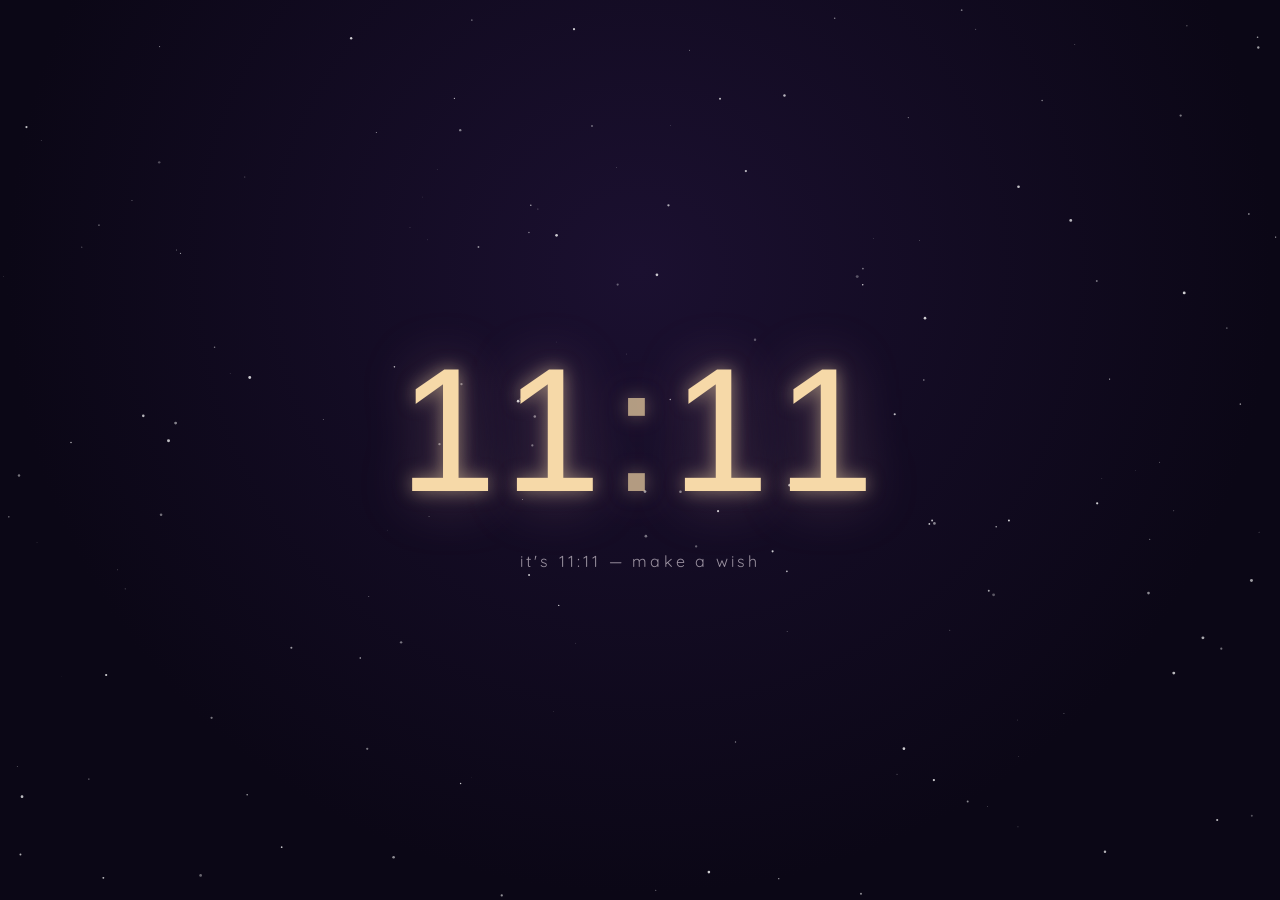
<file: index.html>
<!DOCTYPE html>
<html lang="en">
<head>
  <meta charset="utf-8" />
  <meta name="viewport" content="width=device-width, initial-scale=1, viewport-fit=cover" />
  <title>11:11</title>
  <meta name="description" content="Make a wish." />
  <meta name="robots" content="noindex, nofollow" />
  <meta name="theme-color" content="#0b0716" />
  <meta property="og:title" content="11:11" />
  <meta property="og:description" content="Make a wish." />

  <link rel="icon" href="favicon.ico" sizes="any" />
  <link rel="icon" href="icon.svg" type="image/svg+xml" />
  <link rel="apple-touch-icon" href="icon.png" />
  <link rel="manifest" href="site.webmanifest" />

  <link rel="preconnect" href="https://fonts.googleapis.com" />
  <link rel="preconnect" href="https://fonts.gstatic.com" crossorigin />
  <link href="https://fonts.googleapis.com/css2?family=Parisienne&family=Quicksand:wght@300;400;500&display=swap" rel="stylesheet" />
  <link rel="stylesheet" href="css/wish.css" />
</head>
<body>
  <canvas id="stars" aria-hidden="true"></canvas>

  <main>
    <!-- Step 1: the clock -->
    <section class="scene scene--clock is-active" id="clock">
      <button class="clock" id="clockBtn" type="button" aria-label="It's 11:11. Tap to make a wish">
        <span class="clock__digits">11<i>:</i>11</span>
      </button>
      <p class="hint" id="hint"></p>
    </section>

    <!-- Step 2: a quiet moment -->
    <section class="scene scene--wish" id="wish">
      <p class="wish__line" id="wishLine"></p>
    </section>

    <!-- Step 3: the letter -->
    <section class="scene scene--letter" id="letter">
      <div class="letter" id="letterBody"></div>
      <p class="sign" id="sign"></p>
    </section>
  </main>

  <script src="js/message.js"></script>
  <script src="js/wish.js"></script>
</body>
</html>
</file>
<file: css/wish.css>
:root {
  --bg: #0b0716;
  --bg2: #1b1030;
  --rose: #f4b6c8;
  --gold: #f6d9a8;
  --text: #f3e9f1;
}

* { box-sizing: border-box; margin: 0; padding: 0; }

html, body { height: 100%; }

body {
  background: radial-gradient(ellipse at 50% 30%, var(--bg2), var(--bg) 70%);
  color: var(--text);
  font-family: "Quicksand", system-ui, sans-serif;
  overflow-x: hidden;
  -webkit-font-smoothing: antialiased;
}

#stars {
  position: fixed;
  inset: 0;
  width: 100%;
  height: 100%;
  z-index: 0;
}

main { position: relative; z-index: 1; min-height: 100svh; }

.scene {
  position: absolute;
  inset: 0;
  display: flex;
  flex-direction: column;
  align-items: center;
  justify-content: center;
  padding: 24px 16px;
  opacity: 0;
  pointer-events: none;
  transition: opacity 1.6s ease;
}
.scene.is-active { opacity: 1; pointer-events: auto; }

/* ── clock ── */
.clock {
  background: none;
  border: 0;
  cursor: pointer;
  color: var(--gold);
  -webkit-tap-highlight-color: transparent;
}
.clock__digits {
  display: block;
  font-weight: 300;
  font-size: clamp(5rem, 24vw, 11rem);
  letter-spacing: 0.04em;
  text-shadow: 0 0 18px rgba(246, 217, 168, 0.55), 0 0 60px rgba(244, 182, 200, 0.4);
  animation: glow 3.6s ease-in-out infinite;
}
.clock__digits i { font-style: normal; opacity: 0.7; margin: 0 0.02em; animation: blink 2s steps(2) infinite; }
.clock:active .clock__digits { transform: scale(0.97); }

@keyframes glow {
  0%, 100% { text-shadow: 0 0 14px rgba(246,217,168,.45), 0 0 50px rgba(244,182,200,.3); }
  50%      { text-shadow: 0 0 26px rgba(246,217,168,.8),  0 0 90px rgba(244,182,200,.55); }
}
@keyframes blink { 50% { opacity: 0.2; } }

.hint {
  margin-top: 1.2rem;
  font-size: 1rem;
  letter-spacing: 0.2em;
  text-transform: lowercase;
  color: rgba(243, 233, 241, 0.6);
  animation: breathe 3s ease-in-out infinite;
}
@keyframes breathe { 50% { opacity: 0.35; } }

/* ── wish line ── */
.wish__line {
  font-family: "Parisienne", cursive;
  font-size: clamp(2rem, 8vw, 3.2rem);
  color: var(--rose);
  text-align: center;
  text-shadow: 0 0 24px rgba(244, 182, 200, 0.45);
}

/* ── letter ── */
.scene--letter {
  justify-content: flex-start;
  overflow-y: auto;
  padding-top: 12vh;
  padding-bottom: 14vh;
  position: fixed;
}
.letter {
  width: min(560px, 100%);
  text-align: left;
  font-size: clamp(1.05rem, 4.2vw, 1.3rem);
  line-height: 1.85;
  font-weight: 400;
}
.letter p {
  min-height: 1.85em;
  opacity: 0;
  transform: translateY(8px);
  transition: opacity 1.4s ease, transform 1.4s ease;
}
.letter p.show { opacity: 1; transform: none; }
.letter p:first-child { text-align: center; font-family: "Parisienne", cursive; font-size: 1.9em; color: var(--rose); }

.sign {
  margin-top: 2rem;
  font-family: "Parisienne", cursive;
  font-size: 2rem;
  color: var(--gold);
  opacity: 0;
  transition: opacity 2s ease;
}
.sign.show { opacity: 1; }

/* floating hearts after the letter is done */
.heart {
  position: fixed;
  bottom: -30px;
  color: var(--rose);
  pointer-events: none;
  z-index: 2;
  opacity: 0;
  animation: rise linear forwards;
}
@keyframes rise {
  0%   { opacity: 0; transform: translateY(0) scale(0.7); }
  15%  { opacity: 0.8; }
  100% { opacity: 0; transform: translateY(-105vh) scale(1.2); }
}

@media (prefers-reduced-motion: reduce) {
  .clock__digits, .clock__digits i, .hint, .heart { animation: none; }
  .scene, .letter p, .sign { transition-duration: 0.01s; }
}
</file>
